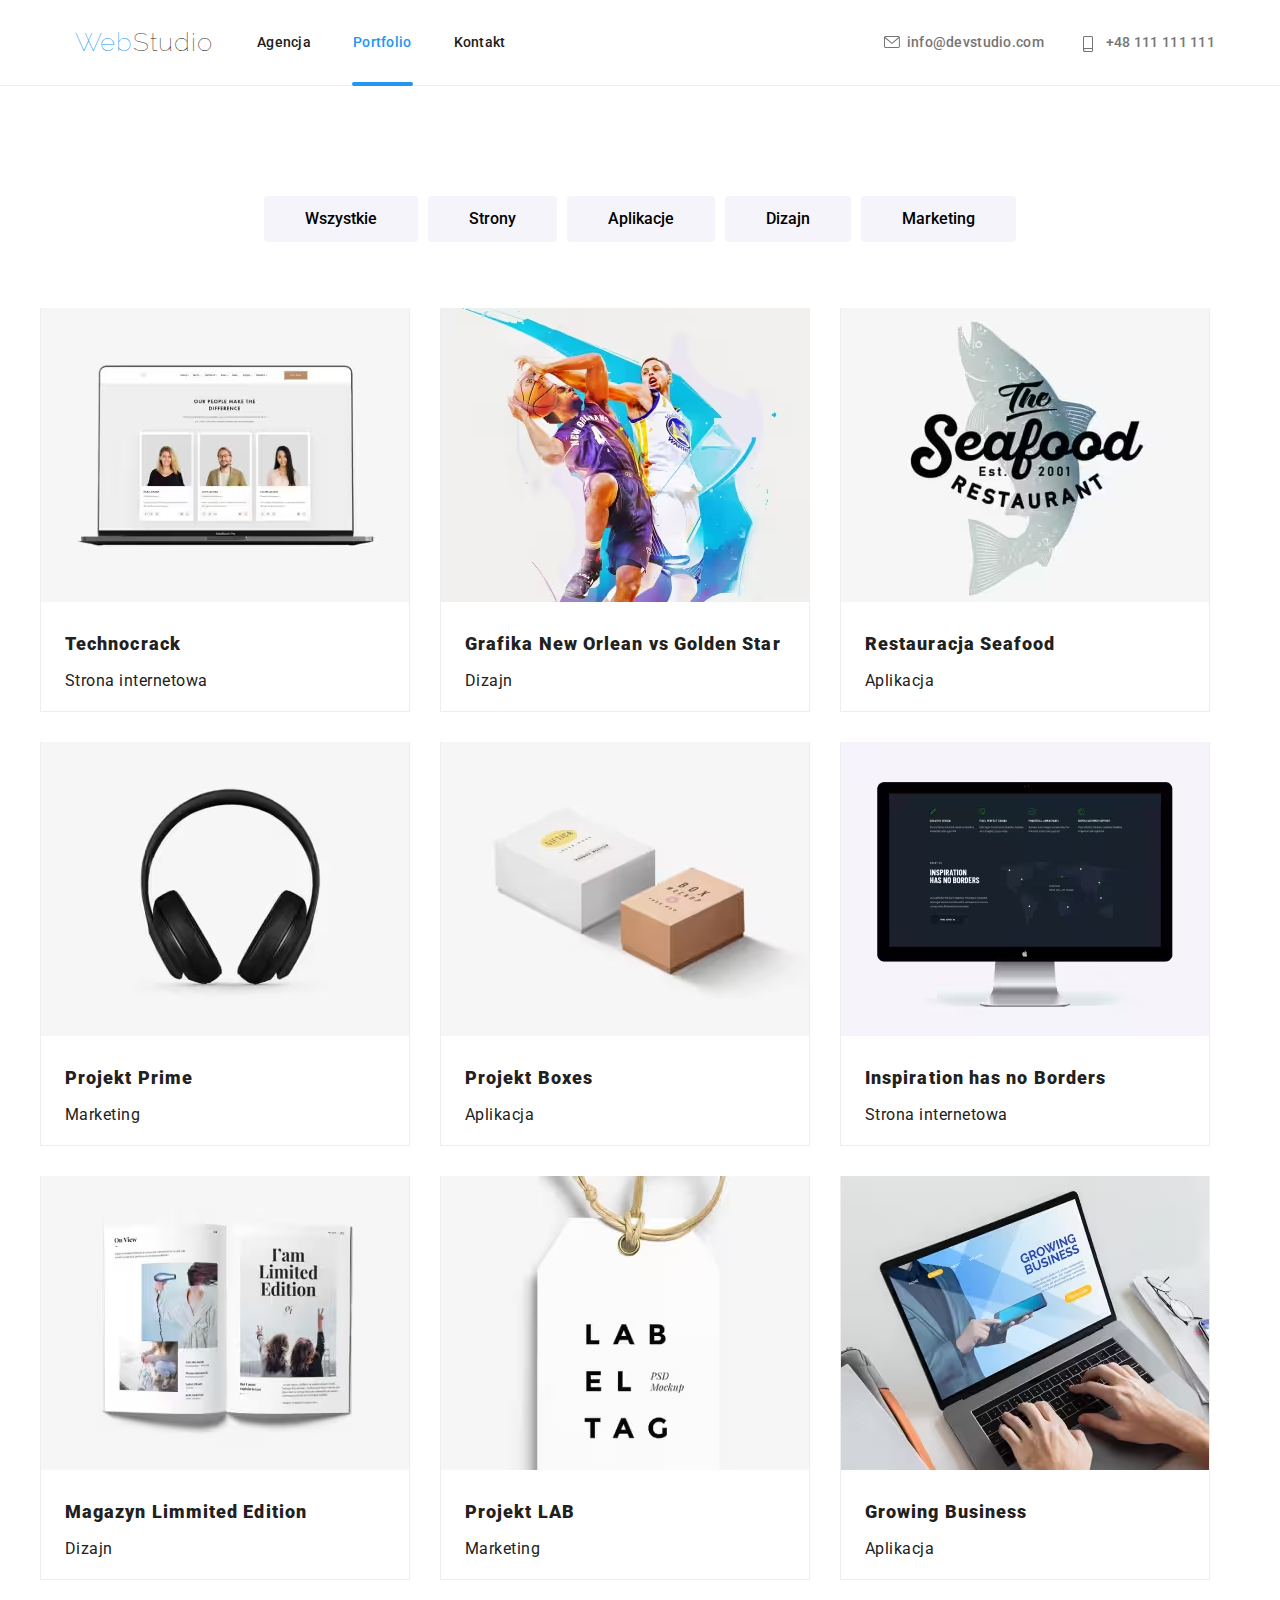
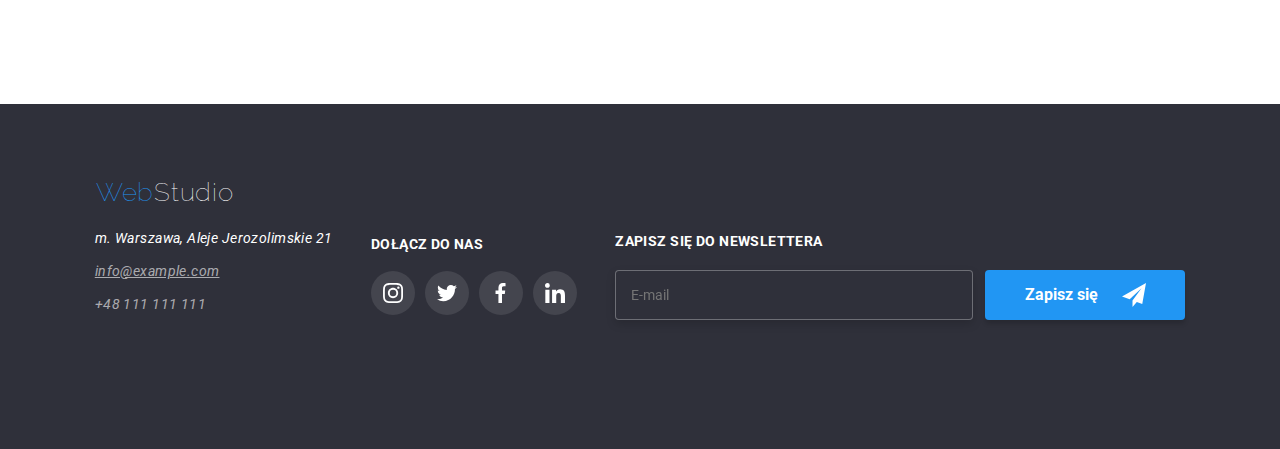
<file: portfolio.html>
<!DOCTYPE html>
<html lang="pl">
  <head>
    <meta charset="UTF-8" />
    <meta http-equiv="X-UA-Compatible" content="IE=edge" />
    <meta name="viewport" content="width=device-width, initial-scale=1.0" />
    <link rel="stylesheet" href="./css/normalize.css" />
    <link rel="stylesheet" href="./css/main.min.css" />
    <link
      rel="stylesheet"
      href="https://fonts.googleapis.com/css?family=Raleway:700|Roboto:400,500,700,900"
    />
    <link rel="shortcut icon" href="#" />
    <title>Portfolio</title>
  </head>
  <body>
    <header class="main-page-header">
      <div class="main-page-header__container">
        <div class="main-page-header__menu">
          <a class="main-page-header__logo-link" href="index.html" rel="noopener noreferrer nofollow">
            <p class="main-page-header__logo">
              <span class="main-page-header__logo--blue-text">Web</span>
              <span class="main-page-header__logo--black-text">Studio</span>
            </p>
          </a>
          <nav class="page-nav">
            <!--Nawigacja strony-->
            <div class="page-nav__element">
              <a
                class="page-nav__link"
                href="index.html"
                rel="noopener noreferrer nofollow"
                >Agencja</a
              >
            </div>
            <div class="page-nav__element">
              <a class="page-nav__link page-nav__link--active" href="portfolio.html" rel="noopener noreferrer nofollow"
                >Portfolio
              </a>
            </div>
            <div class="page-nav__element">
              <a class="page-nav__link" href="./kontakt" rel="noopener noreferrer nofollow">Kontakt</a>
            </div>
          </nav>
        </div>
        <div class="main-page-header__contact">
          <!--Dane kontaktowe-->
          <ul class="main-page-header__contact-items contact-top">
            <li class="main-page-header__contact-item">
              <a class="main-page-header__contact-link" href="mailto:info@devstudio.com">
                <svg class="main-page-header__contact-vector" width="16px" height="12px">
                  <use href="./images/icons.svg#icon-mail"></use>
                </svg>
                info@devstudio.com
              </a>
            </li>
            <li class="main-page-header__contact-item">
              <a class="main-page-header__contact-link" href="tel:+48111111111">
                <svg class="main-page-header__contact-vector" width="10px" height="16px">
                  <use href="./images/icons.svg#icon-tel"></use>
                </svg>
                +48 111 111 111
              </a>
            </li>
          </ul>
        </div>
      </div>
    </header>
    <main class="portfolio-main">
      <div class="portfolio-main__container">
        <ul class="portfolio-main__filter">
          <!--Przyciski filtru-->
          <li class="portfolio-main__filter-item"><button class="portfolio-main__filter-button" type="button" onclick="">Wszystkie</button></li>
          <li class="portfolio-main__filter-item"><button class="portfolio-main__filter-button" type="button" onclick="">Strony</button></li>
          <li class="portfolio-main__filter-item"><button class="portfolio-main__filter-button" type="button" onclick="">Aplikacje</button></li>
          <li class="portfolio-main__filter-item"><button class="portfolio-main__filter-button" type="button" onclick="">Dizajn</button></li>
          <li class="portfolio-main__filter-item"><button class="portfolio-main__filter-button" type="button" onclick="">Marketing</button></li>
        </ul>
      </div>
      <div class="portfolio-main__projects-container projects">
        <ul class="projects__items-list">
          <li class="projects__item">
            <!--Obraz nr1-->
            <div class="projects__picture">
              <div class="projects__overlay">
                <span class="projects__overlay-description">
                  Technocrack jest popularną platformą wykorzystywaną do
                  rozpowszechniania koronawirusa. Firmy wykorzystują tę
                  platformę do celów szpiegowskich i ataków na niezabezpieczone
                  serwery konkurencji
                </span>
              </div>
              <picture>
                <source
                  srcset="./images/img-p1.avif"
                  type="image/avif"
                  width="370"
                  height="294"
                />
                <source
                  srcset="./images/img-p1.png"
                  type="image/png"
                  width="370"
                  height="294"
                />
                <img
                  src="./images/img-p1.jpg"
                  alt="Podgląd strony internetowej Technocrack wyświetlanej na laptopie"
                  width="370"
                  height="294"
                />
              </picture>
            </div>
            <h4 class="projects__item-name">Technocrack</h4>
            <p class="projects__item-description">Strona internetowa</p>
          </li>
          <li class="projects__item">
            <!--Obraz nr2-->
            <div class="projects__picture">
              <div class="projects__overlay">
                <span class="projects__overlay-description">
                  Technocrack jest popularną platformą wykorzystywaną do
                  rozpowszechniania koronawirusa. Firmy wykorzystują tę
                  platformę do celów szpiegowskich i ataków na niezabezpieczone
                  serwery konkurencji
                </span>
              </div>
              <picture
                ><source
                  srcset="./images/img-p2.avif"
                  type="image/avif"
                  width="370"
                  height="294" />
                <source
                  srcset="./images/img-p2.png"
                  type="image/png"
                  width="370"
                  height="294" />
                <img
                  src="./images/img-p2.jpg"
                  alt="Dwójka koszykarzy w trakcie gry"
                  width="370"
                  height="294"
              /></picture>
            </div>
            <h4 class="projects__item-name">Grafika New Orlean vs Golden Star</h4>
            <p class="projects__item-description">Dizajn</p>
          </li>
          <li class="projects__item">
            <!--Obraz nr3-->
            <div class="projects__picture">
              <div class="projects__overlay">
                <span class="projects__overlay-description">
                  Technocrack jest popularną platformą wykorzystywaną do
                  rozpowszechniania koronawirusa. Firmy wykorzystują tę
                  platformę do celów szpiegowskich i ataków na niezabezpieczone
                  serwery konkurencji
                </span>
              </div>
              <picture
                ><source
                  srcset="./images/img-p3.avif"
                  type="image/avif"
                  width="370"
                  height="294" />
                <source
                  srcset="./images/img-p3.png"
                  type="image/png"
                  width="370"
                  height="294" />
                <img
                  src="./images/img-p3.jpg"
                  alt="Napis logo The Seafood Restaurant Est. 2001 na tle szarej ryby"
                  width="370"
                  height="294"
              /></picture>
            </div>
            <h4 class="projects__item-name">Restauracja Seafood</h4>
            <p class="projects__item-description">Aplikacja</p>
          </li>
          <li class="projects__item">
            <!--Obraz nr4-->
            <div class="projects__picture">
              <div class="projects__overlay">
                <span class="projects__overlay-description">
                  Technocrack jest popularną platformą wykorzystywaną do
                  rozpowszechniania koronawirusa. Firmy wykorzystują tę
                  platformę do celów szpiegowskich i ataków na niezabezpieczone
                  serwery konkurencji
                </span>
              </div>
              <picture
                ><source
                  srcset="./images/img-p4.avif"
                  type="image/avif"
                  width="370"
                  height="294" />
                <source
                  srcset="./images/img-p4.png"
                  type="image/png"
                  width="370"
                  height="294" />
                <img
                  src="./images/img-p4.jpg"
                  alt="Czarne słuchawki nauszne"
                  width="370"
                  height="294"
              /></picture>
            </div>
            <h4 class="projects__item-name">Projekt Prime</h4>
            <p class="projects__item-description">Marketing</p>
          </li>
          <li class="projects__item">
            <!--Obraz nr5-->
            <div class="projects__picture">
              <div class="projects__overlay">
                <span class="projects__overlay-description">
                  Technocrack jest popularną platformą wykorzystywaną do
                  rozpowszechniania koronawirusa. Firmy wykorzystują tę
                  platformę do celów szpiegowskich i ataków na niezabezpieczone
                  serwery konkurencji
                </span>
              </div>
              <picture
                ><source
                  srcset="./images/img-p5.avif"
                  type="image/avif"
                  width="370"
                  height="294" />
                <source
                  srcset="./images/img-p5.png"
                  type="image/png"
                  width="370"
                  height="294" />
                <img
                  src="./images/img-p5.jpg"
                  alt="Dwa pudełka w 3d"
                  width="370"
                  height="294"
              /></picture>
            </div>
            <h4 class="projects__item-name">Projekt Boxes</h4>
            <p class="projects__item-description">Aplikacja</p>
          </li>
          <li class="projects__item">
            <!--Obraz nr6-->
            <div class="projects__picture">
              <div class="projects__overlay">
                <span class="projects__overlay-description">
                  Technocrack jest popularną platformą wykorzystywaną do
                  rozpowszechniania koronawirusa. Firmy wykorzystują tę
                  platformę do celów szpiegowskich i ataków na niezabezpieczone
                  serwery konkurencji
                </span>
              </div>
              <picture
                ><source
                  srcset="./images/img-p6.avif"
                  type="image/avif"
                  width="370"
                  height="294" />
                <source
                  srcset="./images/img-p6.png"
                  type="image/png"
                  width="370"
                  height="294" />
                <img
                  src="./images/img-p6.jpg"
                  alt="Podgląd strony internetowej Inspiration has no borders wyświetlanej na monitorze"
                  width="370"
                  height="294"
              /></picture>
            </div>
            <h4 class="projects__item-name">Inspiration has no Borders</h4>
            <p class="projects__item-description">Strona internetowa</p>
          </li>
          <li class="projects__item">
            <!--Obraz nr7-->
            <div class="projects__picture">
              <div class="projects__overlay">
                <span class="projects__overlay-description">
                  Technocrack jest popularną platformą wykorzystywaną do
                  rozpowszechniania koronawirusa. Firmy wykorzystują tę
                  platformę do celów szpiegowskich i ataków na niezabezpieczone
                  serwery konkurencji
                </span>
              </div>
              <picture
                ><source
                  srcset="./images/img-p7.avif"
                  type="image/avif"
                  width="370"
                  height="294" />
                <source
                  srcset="./images/img-p7.png"
                  type="image/png"
                  width="370"
                  height="294" />
                <img
                  src="./images/img-p7.jpg"
                  alt="Otwarte czasopismo z ilustracjami i napisem I'am limited edition"
                  width="370"
                  height="294"
              /></picture>
            </div>
            <h4 class="projects__item-name">Magazyn Limmited Edition</h4>
            <p class="projects__item-description">Dizajn</p>
          </li>
          <li class="projects__item">
            <!--Obraz nr8-->
            <div class="projects__picture">
              <div class="projects__overlay">
                <span class="projects__overlay-description">
                  Technocrack jest popularną platformą wykorzystywaną do
                  rozpowszechniania koronawirusa. Firmy wykorzystują tę
                  platformę do celów szpiegowskich i ataków na niezabezpieczone
                  serwery konkurencji
                </span>
              </div>
              <picture
                ><source
                  srcset="./images/img-p8.avif"
                  type="image/avif"
                  width="370"
                  height="294" />
                <source
                  srcset="./images/img-p8.png"
                  type="image/png"
                  width="370"
                  height="294" />
                <img
                  src="./images/img-p8.jpg"
                  alt="Etykieta odzieżowa z napisem Label Tag"
                  width="370"
                  height="294"
              /></picture>
            </div>
            <h4 class="projects__item-name">Projekt LAB</h4>
            <p class="projects__item-description">Marketing</p>
          </li>
          <li class="projects__item">
            <!--Obraz nr9-->
            <div class="projects__picture">
              <div class="projects__overlay">
                <span class="projects__overlay-description">
                  Technocrack jest popularną platformą wykorzystywaną do
                  rozpowszechniania koronawirusa. Firmy wykorzystują tę
                  platformę do celów szpiegowskich i ataków na niezabezpieczone
                  serwery konkurencji
                </span>
              </div>
              <picture
                ><source
                  srcset="./images/img-p9.avif"
                  type="image/avif"
                  width="370"
                  height="294" />
                <source
                  srcset="./images/img-p9.png"
                  type="image/png"
                  width="370"
                  height="294" />
                <img
                  src="./images/img-p9.jpg"
                  alt="Ręce piszą na klawiaturze laptopa"
                  width="370"
                  height="294"
              /></picture>
            </div>
            <h4 class="projects__item-name">Growing Business</h4>
            <p class="projects__item-description">Aplikacja</p>
          </li>
        </ul>
      </div>
    </main>
    <footer class="page-footer">
      <div class="page-footer__container">
        <div class="page-footer__contact">
          <a class="page-footer__logo-link" href="index.html" rel="noopener noreferrer nofollow">
            <p class="page-footer__logo">
              <span class="page-footer__logo-blue">Web</span
              ><span class="page-footer__logo-white">Studio</span>
            </p>
          </a>
          <address class="page-footer__address address">
            <!--Dane kontaktowe stopka-->
            <p class="address__address">
              m. Warszawa, Aleje Jerozolimskie 21
            </p>
            <p class="address__mail">info@example.com</p>
            <p class="address__tel">+48 111 111 111</p>
          </address>
        </div>
        <div class="page-footer__middle">
          <p class="page-footer__middle-title">DOŁĄCZ DO NAS</p>
          <ul class="page-footer__socials-list">
            <li class="page-footer__socials-item">
              <svg class="page-footer__socials-vector" width="20px" height="20px">
                <use href="./images/icons.svg#icon-instagram"></use>
              </svg>
            </li>
            <li class="page-footer__socials-item">
              <svg class="page-footer__socials-vector" width="20px" height="20px">
                <use href="./images/icons.svg#icon-twitter"></use>
              </svg>
            </li>
            <li class="page-footer__socials-item">
              <svg class="page-footer__socials-vector" width="20px" height="20px">
                <use href="./images/icons.svg#icon-facebook"></use>
              </svg>
            </li>
            <li class="page-footer__socials-item">
              <svg class="page-footer__socials-vector" width="20px" height="20px">
                <use href="./images/icons.svg#icon-linkedin"></use>
              </svg>
            </li>
          </ul>
        </div>
        <div class="page-footer__right">
          <form name="page-footer__form-footer form-footer">
            <label class="form-footer__label" for="email-newsletter">ZAPISZ SIĘ DO NEWSLETTERA
            <div class="form-footer__container">
              <input class="form-footer__input" type="email" id="email" text="E-mail" name="email-newsletter" placeholder="E-mail"/>
            </label>
            <button class="form-footer__button" type="submit" name="email-newsletter">
              <p>Zapisz się</p>
              <svg class="form-footer__vector" width="24px" height="24px">
                <use href="./images/icons.svg#icon-send_icon_footer"></use>
              </svg>
            </button></div>
          </form>
        </div>
      </div>
    </footer>
    <script src="./js/modal.js"></script>
  </body>
</html>
</file>
<file: css/main.min.css>
body{background-color:#fff;color:#212121;font-family:"Roboto";display:-webkit-box;display:-ms-flexbox;display:flex;-webkit-box-orient:vertical;-webkit-box-direction:normal;-ms-flex-direction:column;flex-direction:column}.section{padding-top:94px;padding-bottom:94px}.container{width:1200px}ul{list-style-type:none}a{text-decoration:none;color:#212121;display:inline-block;padding:1px}button{border:none}button:hover{cursor:pointer}.address__address{color:#fff;margin:0;padding-top:20px;padding-bottom:9px}.address__mail{text-decoration-line:underline;color:rgba(255,255,255,.6);margin:0}.address__tel{color:rgba(255,255,255,.6);padding-bottom:60px;margin:0;padding-top:9px}@media(max-width: 767px){.main-content{width:100%}.main-content__order{background-color:#2f303a;display:-webkit-box;display:-ms-flexbox;display:flex;-webkit-box-pack:center;-ms-flex-pack:center;justify-content:center;padding:110px 0px;background-image:url("../images/team-work.png");background-repeat:no-repeat;background-position:50% 0%;-webkit-box-shadow:inset 100% 100% rgba(47,48,58,.4);box-shadow:inset 100% 100% rgba(47,48,58,.4);background-size:cover;height:400px}.main-content__order h1{text-align:center;font-size:26px;font-weight:700;letter-spacing:.06em;line-height:42px;text-transform:uppercase}.main-content__order_items{width:100%;display:-webkit-box;display:-ms-flexbox;display:flex;-webkit-box-orient:vertical;-webkit-box-direction:normal;-ms-flex-direction:column;flex-direction:column;-webkit-box-pack:center;-ms-flex-pack:center;justify-content:center;-webkit-box-align:center;-ms-flex-align:center;align-items:center;padding-left:0}.main-content__order_item{width:100%;display:-webkit-box;display:-ms-flexbox;display:flex;-webkit-box-pack:center;-ms-flex-pack:center;justify-content:center}.main-content__order_item_button{background-color:#2196f3;color:#fff;-webkit-box-shadow:0px 4px 4px rgba(0,0,0,.1490196078);box-shadow:0px 4px 4px rgba(0,0,0,.1490196078);border-radius:4px;font-size:16px;font-weight:700;letter-spacing:.06em;line-height:188%;text-align:center;padding:10px 41px}.main-content__order_item--white-text{color:#fff}.main-content__team{background-color:#f5f4fa;display:-webkit-box;display:-ms-flexbox;display:flex;-webkit-box-pack:center;-ms-flex-pack:center;justify-content:center;padding:20% 0}.main-content__clients{display:-webkit-box;display:-ms-flexbox;display:flex;-webkit-box-align:center;-ms-flex-align:center;align-items:center;text-align:center;margin:20% 0}.main-content_main-container{margin:0;display:-webkit-box;display:-ms-flexbox;display:flex;-webkit-box-orient:vertical;-webkit-box-direction:normal;-ms-flex-direction:column;flex-direction:column;-webkit-box-pack:center;-ms-flex-pack:center;justify-content:center;-webkit-box-align:center;-ms-flex-align:center;align-items:center}}@media(1199px >= width >= 768px){.main-content{width:100%;display:-webkit-box;display:-ms-flexbox;display:flex;-webkit-box-orient:vertical;-webkit-box-direction:normal;-ms-flex-direction:column;flex-direction:column;-webkit-box-pack:center;-ms-flex-pack:center;justify-content:center;-webkit-box-align:center;-ms-flex-align:center;align-items:center}.main-content__order{background-color:#2f303a;display:-webkit-box;display:-ms-flexbox;display:flex;-webkit-box-pack:center;-ms-flex-pack:center;justify-content:center;padding:10vw 0px;background-image:url(../images/team-work.png);background-repeat:no-repeat;background-position:50% 50%;-webkit-box-shadow:inset 10000px 6000px rgba(47,48,58,.4);box-shadow:inset 10000px 6000px rgba(47,48,58,.4);background-size:cover;min-width:600px;height:400px;width:100%}.main-content__order h1{text-align:center;font-size:26px;font-weight:700;letter-spacing:6%;line-height:42px;text-transform:uppercase}.main-content__order_items{display:-webkit-box;display:-ms-flexbox;display:flex;-webkit-box-orient:vertical;-webkit-box-direction:normal;-ms-flex-direction:column;flex-direction:column;-webkit-box-pack:center;-ms-flex-pack:center;justify-content:center;-webkit-box-align:center;-ms-flex-align:center;align-items:center;padding-left:0}.main-content__order_item_button{background-color:#2196f3;color:#fff;-webkit-box-shadow:0px 4px 4px rgba(0,0,0,.1490196078);box-shadow:0px 4px 4px rgba(0,0,0,.1490196078);border-radius:4px;font-size:16px;font-weight:700;letter-spacing:.06em;line-height:188%;text-align:center;padding:10px 41px}.main-content__order_item--white-text{color:#fff}.main-content__team{background-color:#f5f4fa;display:-webkit-box;display:-ms-flexbox;display:flex;-webkit-box-pack:center;-ms-flex-pack:center;justify-content:center;padding-top:94px;padding-bottom:94px}.main-content__clients{display:-webkit-box;display:-ms-flexbox;display:flex;-webkit-box-orient:vertical;-webkit-box-direction:normal;-ms-flex-direction:column;flex-direction:column;-webkit-box-align:center;-ms-flex-align:center;align-items:center;text-align:center;padding-top:94px;padding-bottom:94px}.main-content_main-container{margin:0;display:-webkit-box;display:-ms-flexbox;display:flex;-webkit-box-orient:vertical;-webkit-box-direction:normal;-ms-flex-direction:column;flex-direction:column;-webkit-box-pack:center;-ms-flex-pack:center;justify-content:center;-webkit-box-align:center;-ms-flex-align:center;align-items:center}}@media(min-width: 1200px){.main-content{width:100%;display:-webkit-box;display:-ms-flexbox;display:flex;-webkit-box-orient:vertical;-webkit-box-direction:normal;-ms-flex-direction:column;flex-direction:column;-webkit-box-pack:center;-ms-flex-pack:center;justify-content:center;-webkit-box-align:center;-ms-flex-align:center;align-items:center}.main-content__order{background-color:#2f303a;display:-webkit-box;display:-ms-flexbox;display:flex;-webkit-box-pack:center;-ms-flex-pack:center;justify-content:center;-webkit-box-align:center;-ms-flex-align:center;align-items:center;background-image:url(../images/team-work.png);background-repeat:no-repeat;background-position:50% 50%;-webkit-box-shadow:inset 10000px 6000px rgba(47,48,58,.4);box-shadow:inset 10000px 6000px rgba(47,48,58,.4);background-size:cover;min-width:600px;height:600px;width:100%;max-width:1200px;display:flex;justify-content:center}.main-content__order h1{text-align:center;font-size:3em;font-weight:900;letter-spacing:.06em;line-height:136%;text-transform:uppercase}.main-content__order_items{display:-webkit-box;display:-ms-flexbox;display:flex;-webkit-box-orient:vertical;-webkit-box-direction:normal;-ms-flex-direction:column;flex-direction:column;-webkit-box-pack:center;-ms-flex-pack:center;justify-content:center;-webkit-box-align:center;-ms-flex-align:center;align-items:center;padding-left:0}.main-content__order_item_button{background-color:#2196f3;color:#fff;-webkit-box-shadow:0px 4px 4px rgba(0,0,0,.1490196078);box-shadow:0px 4px 4px rgba(0,0,0,.1490196078);border-radius:4px;font-size:1em;font-weight:700;letter-spacing:.06em;line-height:188%;text-align:center;padding:10px 41px}.main-content__order_item--white-text{color:#fff}.main-content__team{background-color:#f5f4fa;padding-top:94px;padding-bottom:94px;width:100%;max-width:1200px}.main-content__clients{display:-webkit-box;display:-ms-flexbox;display:flex;-webkit-box-orient:vertical;-webkit-box-direction:normal;-ms-flex-direction:column;flex-direction:column;-webkit-box-align:center;-ms-flex-align:center;align-items:center;text-align:center;padding-top:94px;padding-bottom:94px}.main-content_main-container{margin:0;display:-webkit-box;display:-ms-flexbox;display:flex;-webkit-box-orient:vertical;-webkit-box-direction:normal;-ms-flex-direction:column;flex-direction:column;-webkit-box-pack:center;-ms-flex-pack:center;justify-content:center;-webkit-box-align:center;-ms-flex-align:center;align-items:center}}@media(max-width: 767px){.main-page-header{width:100%}.main-page-header__container{width:100%;height:60px}.main-page-header__menu{position:relative;display:-webkit-box;display:-ms-flexbox;display:flex;-webkit-box-orient:horizontal;-webkit-box-direction:normal;-ms-flex-direction:row;flex-direction:row;-webkit-box-align:center;-ms-flex-align:center;align-items:center}.main-page-header__logo{font-family:"Raleway";font-size:26px;font-weight:1;letter-spacing:.03em;line-height:119%;padding-right:100px;position:absolute;display:-webkit-box;display:-ms-flexbox;display:flex;top:-10px;left:15px}.main-page-header__logo--black-text{color:#212121}.main-page-header__logo--blue-text{color:#2196f3}.main-page-header__contact{display:none}}@media(1199px >= width >= 768px){.main-page-header{border-bottom:1px solid #ececec;width:100%;display:-webkit-box;display:-ms-flexbox;display:flex;-webkit-box-pack:center;-ms-flex-pack:center;justify-content:center}.main-page-header__menu{display:-webkit-box;display:-ms-flexbox;display:flex;-webkit-box-orient:horizontal;-webkit-box-direction:normal;-ms-flex-direction:row;flex-direction:row}.main-page-header__container{display:-webkit-box;display:-ms-flexbox;display:flex;-webkit-box-orient:horizontal;-webkit-box-direction:normal;-ms-flex-direction:row;flex-direction:row;-webkit-box-pack:justify;-ms-flex-pack:justify;justify-content:space-between;-webkit-box-align:center;-ms-flex-align:center;align-items:center}.main-page-header__logo{padding-right:100px;font-family:"Raleway";font-size:26px;font-weight:1;letter-spacing:.03em;line-height:119%;display:-webkit-box;display:-ms-flexbox;display:flex}.main-page-header__logo--black-text{color:#212121}.main-page-header__logo--blue-text{color:#2196f3}.main-page-header__contact-link{color:#757575;font-size:14px;font-weight:500;letter-spacing:.02em;line-height:1;font-family:"Roboto";display:-webkit-box;display:-ms-flexbox;display:flex;-webkit-box-orient:horizontal;-webkit-box-direction:normal;-ms-flex-direction:row;flex-direction:row;-webkit-box-pack:justify;-ms-flex-pack:justify;justify-content:space-between;-webkit-transition:250ms cubic-bezier(0.4, 0, 0.2, 1);transition:250ms cubic-bezier(0.4, 0, 0.2, 1)}.main-page-header__contact-link:hover{color:#2196f3}.main-page-header__contact-link:hover svg{fill:#2196f3}.main-page-header__contact-link:focus{color:#2196f3}.main-page-header__contact-link:focus svg{fill:#2196f3}.main-page-header__contact-items{margin:0;padding-left:60px;display:-webkit-box;display:-ms-flexbox;display:flex;-webkit-box-orient:vertical;-webkit-box-direction:normal;-ms-flex-direction:column;flex-direction:column;-webkit-box-pack:center;-ms-flex-pack:center;justify-content:center}.main-page-header__contact-item{-webkit-box-align:center;-ms-flex-align:center;align-items:center;position:relative;margin-left:30px}.main-page-header__contact-item:first-child{padding-bottom:10px}.main-page-header__contact-vector{fill:#757575;left:-22px;top:2px;-webkit-transition:fill 250ms cubic-bezier(0.4, 0, 0.2, 1);transition:fill 250ms cubic-bezier(0.4, 0, 0.2, 1);position:absolute}}@media(min-width: 1200px){.main-page-header{border-bottom:1px solid #ececec;width:100%;display:-webkit-box;display:-ms-flexbox;display:flex;-webkit-box-pack:center;-ms-flex-pack:center;justify-content:center}.main-page-header__menu{display:-webkit-box;display:-ms-flexbox;display:flex;-webkit-box-orient:horizontal;-webkit-box-direction:normal;-ms-flex-direction:row;flex-direction:row}.main-page-header__container{display:-webkit-box;display:-ms-flexbox;display:flex;-webkit-box-orient:horizontal;-webkit-box-direction:normal;-ms-flex-direction:row;flex-direction:row;-webkit-box-pack:justify;-ms-flex-pack:justify;justify-content:space-between;-webkit-box-align:center;-ms-flex-align:center;align-items:center;width:100%;max-width:1200px;margin:0 5%}.main-page-header__logo{padding-right:2em;margin-left:5%;font-family:"Raleway";font-size:26px;font-weight:1;letter-spacing:.03em;line-height:119%;display:-webkit-box;display:-ms-flexbox;display:flex}.main-page-header__logo--black-text{color:#212121}.main-page-header__logo--blue-text{color:#2196f3}.main-page-header__contact-link{color:#757575;font-size:14px;font-weight:500;letter-spacing:.02em;line-height:1;font-family:"Roboto";display:-webkit-box;display:-ms-flexbox;display:flex;-webkit-box-orient:horizontal;-webkit-box-direction:normal;-ms-flex-direction:row;flex-direction:row;-webkit-box-pack:justify;-ms-flex-pack:justify;justify-content:space-between;-webkit-transition:250ms cubic-bezier(0.4, 0, 0.2, 1);transition:250ms cubic-bezier(0.4, 0, 0.2, 1)}.main-page-header__contact-link:hover{color:#2196f3}.main-page-header__contact-link:hover svg{fill:#2196f3}.main-page-header__contact-link:focus{color:#2196f3}.main-page-header__contact-link:focus svg{fill:#2196f3}.main-page-header__contact-items{margin:0;padding-left:0px;display:-webkit-box;display:-ms-flexbox;display:flex;-webkit-box-orient:horizontal;-webkit-box-direction:normal;-ms-flex-direction:row;flex-direction:row;-webkit-box-pack:center;-ms-flex-pack:center;justify-content:center}.main-page-header__contact-item{position:relative;margin-left:30px}.main-page-header__contact-item:first-child{padding-right:30px}.main-page-header__contact-vector{fill:#757575;left:-22px;top:2px;-webkit-transition:fill 250ms cubic-bezier(0.4, 0, 0.2, 1);transition:fill 250ms cubic-bezier(0.4, 0, 0.2, 1);position:absolute}}@media(max-width: 767px){.page-footer{background-color:#2f303a;width:100%}.page-footer__address p{font-size:14px;font-weight:400;letter-spacing:.03em;line-height:171%}.page-footer__address p:hover{color:#2196f3}.page-footer__address p:focus{color:#2196f3}.page-footer__container{width:100%;display:-webkit-box;display:-ms-flexbox;display:flex;-webkit-box-orient:horizontal;-webkit-box-direction:normal;-ms-flex-direction:row;flex-direction:row;-ms-flex-wrap:wrap;flex-wrap:wrap;-webkit-box-align:center;-ms-flex-align:center;align-items:center}.page-footer__logo{margin:0;font-family:"Raleway";font-size:26px;font-weight:1;letter-spacing:.03em;line-height:119%}.page-footer__logo-blue{color:#2196f3}.page-footer__logo-white{color:#fff}.page-footer__logo-link{-webkit-transition:250ms cubic-bezier(0.4, 0, 0.2, 1);transition:250ms cubic-bezier(0.4, 0, 0.2, 1)}.page-footer__contact{width:100%;padding-top:60px;display:-webkit-box;display:-ms-flexbox;display:flex;-webkit-box-orient:vertical;-webkit-box-direction:normal;-ms-flex-direction:column;flex-direction:column;-webkit-box-pack:center;-ms-flex-pack:center;justify-content:center;-webkit-box-align:center;-ms-flex-align:center;align-items:center}.page-footer__middle{display:-webkit-box;display:-ms-flexbox;display:flex;-webkit-box-orient:vertical;-webkit-box-direction:normal;-ms-flex-direction:column;flex-direction:column;-webkit-box-align:center;-ms-flex-align:center;align-items:center;width:100%}.page-footer__middle-title{font-size:14px;font-weight:700;letter-spacing:.03em;line-height:1;color:#fff;margin:0}.page-footer__right{width:100%;margin:60px 0}.page-footer__socials-list{padding-left:0;display:-webkit-box;display:-ms-flexbox;display:flex;-webkit-box-orient:horizontal;-webkit-box-direction:normal;-ms-flex-direction:row;flex-direction:row;-webkit-box-pack:justify;-ms-flex-pack:justify;justify-content:space-between;margin-top:20px;margin-bottom:0}.page-footer__socials-item{width:44px;height:44px;margin-left:10px;display:-webkit-box;display:-ms-flexbox;display:flex;-webkit-box-align:center;-ms-flex-align:center;align-items:center;-webkit-box-pack:center;-ms-flex-pack:center;justify-content:center;background:rgba(255,255,255,.1019607843);border-radius:50%;-webkit-transition:250ms cubic-bezier(0.4, 0, 0.2, 1);transition:250ms cubic-bezier(0.4, 0, 0.2, 1)}.page-footer__socials-item:first-child{margin-left:0}.page-footer__socials-item:hover{background:#2196f3;border-radius:50%}.page-footer__socials-item:focus{background:#2196f3;border-radius:50%}.page-footer__socials-vector{fill:#fff}.form-footer{width:100%}.form-footer__label{font-size:14px;font-weight:700;letter-spacing:.03em;line-height:1;color:#fff;margin:0 20%;display:-webkit-box;display:-ms-flexbox;display:flex;-webkit-box-pack:center;-ms-flex-pack:center;justify-content:center;-ms-flex-wrap:wrap;flex-wrap:wrap}.form-footer__vector{fill:#fff;margin-left:24px}.form-footer__button{width:200px;height:50px;background:#2196f3;-webkit-box-shadow:0px 4px 4px rgba(0,0,0,.1490196078);box-shadow:0px 4px 4px rgba(0,0,0,.1490196078);border-radius:4px;color:#fff;font-size:16px;font-weight:700;letter-spacing:0;line-height:188%;position:relative;display:-webkit-box;display:-ms-flexbox;display:flex;-webkit-box-pack:center;-ms-flex-pack:center;justify-content:center;-webkit-box-align:center;-ms-flex-align:center;align-items:center}.form-footer__container{display:-webkit-box;display:-ms-flexbox;display:flex;-ms-flex-wrap:wrap;flex-wrap:wrap;margin:20px 0;-webkit-box-pack:center;-ms-flex-pack:center;justify-content:center}.form-footer__input{border:1px solid rgba(255,255,255,.3019607843);-webkit-filter:drop-shadow(0px 4px 4px rgba(0, 0, 0, 0.1490196078));filter:drop-shadow(0px 4px 4px rgba(0, 0, 0, 0.1490196078));border-radius:4px;background:#2f303a;width:95%;height:50px;margin-bottom:20px;padding-left:15px;color:#fff}}@media(1199px >= width >= 768px){.page-footer{background-color:#2f303a;width:100%}.page-footer__address{display:-webkit-box;display:-ms-flexbox;display:flex;-webkit-box-orient:vertical;-webkit-box-direction:normal;-ms-flex-direction:column;flex-direction:column;-webkit-box-align:center;-ms-flex-align:center;align-items:center}.page-footer__address p{font-size:14px;font-weight:400;letter-spacing:.03em;line-height:171%}.page-footer__address p:hover{color:#2196f3}.page-footer__address p:focus{color:#2196f3}.page-footer__container{width:100%;display:-webkit-box;display:-ms-flexbox;display:flex;-webkit-box-orient:horizontal;-webkit-box-direction:normal;-ms-flex-direction:row;flex-direction:row;-ms-flex-wrap:wrap;flex-wrap:wrap}.page-footer__logo{margin:0;font-family:"Raleway";font-size:26px;font-weight:1;letter-spacing:.03em;line-height:119%}.page-footer__logo-blue{color:#2196f3}.page-footer__logo-white{color:#fff}.page-footer__logo-link{width:145px;height:31px;-webkit-transition:250ms cubic-bezier(0.4, 0, 0.2, 1);transition:250ms cubic-bezier(0.4, 0, 0.2, 1)}.page-footer__contact{width:50%;padding-top:60px;display:-webkit-box;display:-ms-flexbox;display:flex;-webkit-box-orient:vertical;-webkit-box-direction:normal;-ms-flex-direction:column;flex-direction:column;-webkit-box-align:center;-ms-flex-align:center;align-items:center}.page-footer__middle{width:50%;height:20%;padding-top:72px;display:-webkit-box;display:-ms-flexbox;display:flex;-webkit-box-orient:vertical;-webkit-box-direction:normal;-ms-flex-direction:column;flex-direction:column;-webkit-box-align:center;-ms-flex-align:center;align-items:center}.page-footer__middle-title{font-size:14px;font-weight:700;letter-spacing:.03em;line-height:1;color:#fff;margin:0}.page-footer__right{width:100%;padding:20px 0 50px 0;display:-webkit-box;display:-ms-flexbox;display:flex;-webkit-box-orient:vertical;-webkit-box-direction:normal;-ms-flex-direction:column;flex-direction:column;-webkit-box-align:center;-ms-flex-align:center;align-items:center}.page-footer__socials-list{padding-left:0;display:-webkit-box;display:-ms-flexbox;display:flex;-webkit-box-orient:horizontal;-webkit-box-direction:normal;-ms-flex-direction:row;flex-direction:row;-webkit-box-pack:justify;-ms-flex-pack:justify;justify-content:space-between;margin-top:20px;margin-bottom:0}.page-footer__socials-item{width:44px;height:44px;margin-left:10px;display:-webkit-box;display:-ms-flexbox;display:flex;-webkit-box-align:center;-ms-flex-align:center;align-items:center;-webkit-box-pack:center;-ms-flex-pack:center;justify-content:center;background:rgba(255,255,255,.1019607843);border-radius:50%;-webkit-transition:250ms cubic-bezier(0.4, 0, 0.2, 1);transition:250ms cubic-bezier(0.4, 0, 0.2, 1)}.page-footer__socials-item:first-child{margin-left:0}.page-footer__socials-item:hover{background:#2196f3;border-radius:50%}.page-footer__socials-item:focus{background:#2196f3;border-radius:50%}.page-footer__socials-vector{fill:#fff}.form-footer__label{font-size:14px;font-weight:700;letter-spacing:.03em;line-height:1;color:#fff;margin:0;display:-webkit-box;display:-ms-flexbox;display:flex;-webkit-box-orient:vertical;-webkit-box-direction:normal;-ms-flex-direction:column;flex-direction:column;-webkit-box-align:center;-ms-flex-align:center;align-items:center}.form-footer__vector{fill:#fff;margin-left:24px}.form-footer__button{width:200px;height:50px;background:#2196f3;-webkit-box-shadow:0px 4px 4px rgba(0,0,0,.1490196078);box-shadow:0px 4px 4px rgba(0,0,0,.1490196078);border-radius:4px;color:#fff;font-size:16px;font-weight:700;letter-spacing:0;line-height:188%;position:relative;display:-webkit-box;display:-ms-flexbox;display:flex;-webkit-box-pack:center;-ms-flex-pack:center;justify-content:center;-webkit-box-align:center;-ms-flex-align:center;align-items:center}.form-footer__container{display:-webkit-box;display:-ms-flexbox;display:flex;-webkit-box-orient:vertical;-webkit-box-direction:normal;-ms-flex-direction:column;flex-direction:column;-webkit-box-align:center;-ms-flex-align:center;align-items:center;margin-top:20px}.form-footer__input{border:1px solid rgba(255,255,255,.3019607843);-webkit-filter:drop-shadow(0px 4px 4px rgba(0, 0, 0, 0.1490196078));filter:drop-shadow(0px 4px 4px rgba(0, 0, 0, 0.1490196078));border-radius:4px;background:#2f303a;width:450px;height:50px;padding-left:15px;margin-right:12px;margin-bottom:20px;color:#fff}}@media(min-width: 1200px){.page-footer{background-color:#2f303a;width:100%;padding:72px 0px;display:-webkit-box;display:-ms-flexbox;display:flex;-ms-flex-item-align:center;align-self:center}.page-footer__address p{font-size:14px;font-weight:400;letter-spacing:.03em;line-height:171%}.page-footer__address p:hover{color:#2196f3}.page-footer__address p:focus{color:#2196f3}.page-footer__container{width:100%;display:-webkit-box;display:-ms-flexbox;display:flex;-webkit-box-orient:horizontal;-webkit-box-direction:normal;-ms-flex-direction:row;flex-direction:row;-ms-flex-wrap:wrap;flex-wrap:wrap;-webkit-box-pack:center;-ms-flex-pack:center;justify-content:center;-webkit-box-align:center;-ms-flex-align:center;align-items:center}.page-footer__logo{margin:0;font-family:"Raleway";font-size:26px;font-weight:1;letter-spacing:.03em;line-height:119%}.page-footer__logo-blue{color:#2196f3}.page-footer__logo-white{color:#fff}.page-footer__logo-link{width:145px;height:31px;-webkit-transition:250ms cubic-bezier(0.4, 0, 0.2, 1);transition:250ms cubic-bezier(0.4, 0, 0.2, 1)}.page-footer__contact{margin:0px 3%}.page-footer__middle-title{font-size:14px;font-weight:700;letter-spacing:.03em;line-height:1;color:#fff;margin:0}.page-footer__right{margin:0px 3%}.page-footer__socials-list{padding-left:0;display:-webkit-box;display:-ms-flexbox;display:flex;-webkit-box-orient:horizontal;-webkit-box-direction:normal;-ms-flex-direction:row;flex-direction:row;-webkit-box-pack:justify;-ms-flex-pack:justify;justify-content:space-between;margin-top:20px;margin-bottom:0}.page-footer__socials-item{width:44px;height:44px;margin-left:10px;display:-webkit-box;display:-ms-flexbox;display:flex;-webkit-box-align:center;-ms-flex-align:center;align-items:center;-webkit-box-pack:center;-ms-flex-pack:center;justify-content:center;background:rgba(255,255,255,.1019607843);border-radius:50%;-webkit-transition:250ms cubic-bezier(0.4, 0, 0.2, 1);transition:250ms cubic-bezier(0.4, 0, 0.2, 1)}.page-footer__socials-item:first-child{margin-left:0}.page-footer__socials-item:hover{background:#2196f3;border-radius:50%}.page-footer__socials-item:focus{background:#2196f3;border-radius:50%}.page-footer__socials-vector{fill:#fff}.form-footer__label{font-size:14px;font-weight:700;letter-spacing:.03em;line-height:1;color:#fff;margin:0}.form-footer__vector{fill:#fff;margin-left:24px}.form-footer__button{width:200px;height:50px;background:#2196f3;-webkit-box-shadow:0px 4px 4px rgba(0,0,0,.1490196078);box-shadow:0px 4px 4px rgba(0,0,0,.1490196078);border-radius:4px;color:#fff;font-size:16px;font-weight:700;letter-spacing:0;line-height:188%;position:relative;display:-webkit-box;display:-ms-flexbox;display:flex;-webkit-box-pack:center;-ms-flex-pack:center;justify-content:center;-webkit-box-align:center;-ms-flex-align:center;align-items:center}.form-footer__container{display:-webkit-box;display:-ms-flexbox;display:flex;margin-top:20px}.form-footer__input{border:1px solid rgba(255,255,255,.3019607843);-webkit-filter:drop-shadow(0px 4px 4px rgba(0, 0, 0, 0.1490196078));filter:drop-shadow(0px 4px 4px rgba(0, 0, 0, 0.1490196078));border-radius:4px;background:#2f303a;width:358px;height:50px;padding-left:15px;margin-right:12px;color:#fff}}@media(max-width: 767px){.page-nav{display:none}}@media(1199px >= width >= 768px){.page-nav{font-size:14px;font-weight:500;letter-spacing:.02em;line-height:115%;-webkit-box-align:center;-ms-flex-align:center;align-items:center;display:-webkit-box;display:-ms-flexbox;display:flex;-webkit-box-orient:horizontal;-webkit-box-direction:normal;-ms-flex-direction:row;flex-direction:row;position:relative}.page-nav__link{-webkit-transition:250ms cubic-bezier(0.4, 0, 0.2, 1);transition:250ms cubic-bezier(0.4, 0, 0.2, 1)}.page-nav__link:hover{color:#2196f3}.page-nav__link:focus{color:#2196f3}.page-nav__link--active{color:#2196f3}.page-nav__link--active::after{content:"";width:100%;height:4px;display:inline-block;background-color:#2196f3;border-radius:2px;position:absolute;bottom:-1px;left:0px}.page-nav__element{margin-left:40px;height:100%;display:-webkit-box;display:-ms-flexbox;display:flex;-webkit-box-align:center;-ms-flex-align:center;align-items:center;position:relative}.page-nav__element:first-child{margin-left:0}}@media(min-width: 1200px){.page-nav{font-size:14px;font-weight:500;letter-spacing:.02em;line-height:115%;-webkit-box-align:center;-ms-flex-align:center;align-items:center;display:-webkit-box;display:-ms-flexbox;display:flex;-webkit-box-orient:horizontal;-webkit-box-direction:normal;-ms-flex-direction:row;flex-direction:row;position:relative}.page-nav__link{-webkit-transition:250ms cubic-bezier(0.4, 0, 0.2, 1);transition:250ms cubic-bezier(0.4, 0, 0.2, 1)}.page-nav__link:hover{color:#2196f3}.page-nav__link:focus{color:#2196f3}.page-nav__link--active{color:#2196f3}.page-nav__link--active::after{content:"";width:100%;height:4px;display:inline-block;background-color:#2196f3;border-radius:2px;position:absolute;bottom:-1px;left:0px}.page-nav__element{margin-left:40px;height:100%;display:-webkit-box;display:-ms-flexbox;display:flex;-webkit-box-align:center;-ms-flex-align:center;align-items:center;position:relative}.page-nav__element:first-child{margin-left:0}}@media(max-width: 767px){.modal{position:fixed;background:rgba(0,0,0,.2);width:100%;height:100%;display:-webkit-box;display:-ms-flexbox;display:flex;-webkit-box-pack:center;-ms-flex-pack:center;justify-content:center;opacity:1;visibility:unset;-webkit-transition:-webkit-transform 250ms cubic-bezier(0.4, 0, 0.2, 1);transition:-webkit-transform 250ms cubic-bezier(0.4, 0, 0.2, 1);transition:transform 250ms cubic-bezier(0.4, 0, 0.2, 1);transition:transform 250ms cubic-bezier(0.4, 0, 0.2, 1), -webkit-transform 250ms cubic-bezier(0.4, 0, 0.2, 1);z-index:999}.modal--is-hidden{pointer-events:none;visibility:hidden;opacity:1;-webkit-transform:translateX(0) translateY(0) scale(0) rotate(0) skew(0);transform:translateX(0) translateY(0) scale(0) rotate(0) skew(0)}.modal__window{margin-top:30%;position:relative;width:95%;height:609px;-webkit-box-shadow:0px 1px 3px rgba(0,0,0,.1215686275),0px 1px 1px rgba(0,0,0,.1411764706),0px 2px 1px rgba(0,0,0,.2);box-shadow:0px 1px 3px rgba(0,0,0,.1215686275),0px 1px 1px rgba(0,0,0,.1411764706),0px 2px 1px rgba(0,0,0,.2);border-radius:4px;background:#fff;overflow:hidden}.modal__form{width:100%}.modal__form-container{width:100%;margin-top:40px;display:-webkit-box;display:-ms-flexbox;display:flex;-webkit-box-orient:vertical;-webkit-box-direction:normal;-ms-flex-direction:column;flex-direction:column;justify-items:center;-webkit-box-align:center;-ms-flex-align:center;align-items:center}.modal__form-title{font-size:20px;font-weight:900;letter-spacing:.03em;line-height:1;color:#212121;margin:3px 0;text-align:center}.modal__form-item{display:-webkit-box;display:-ms-flexbox;display:flex;-webkit-box-orient:vertical;-webkit-box-direction:normal;-ms-flex-direction:column;flex-direction:column;position:relative}.modal__form-items-list{display:-webkit-box;display:-ms-flexbox;display:flex;-webkit-box-orient:vertical;-webkit-box-direction:normal;-ms-flex-direction:column;flex-direction:column;-ms-flex-line-pack:justify;align-content:space-between;width:100%;padding:0px;margin:0px}.modal__form-vector{position:absolute;top:55%;left:13px;fill:#212121;-webkit-transition:fill 250ms cubic-bezier(0.4, 0, 0.2, 1);transition:fill 250ms cubic-bezier(0.4, 0, 0.2, 1)}.modal__form-textarea{border:1px solid rgba(33,33,33,.2);border-radius:4px;font-size:12px;font-weight:400;letter-spacing:.01em;line-height:1;color:rgba(117,117,117,.5019607843);padding:12px 16px;width:100%;height:120px;resize:none;margin-top:5px;-webkit-transition:border 250ms cubic-bezier(0.4, 0, 0.2, 1);transition:border 250ms cubic-bezier(0.4, 0, 0.2, 1)}.modal__form-textarea:focus{border:1px solid #2196f3}.modal__form-textarea:hover{border:1px solid #2196f3}.modal__form-input:focus svg{fill:#2196f3}.modal__form-input:hover svg{fill:#2196f3}.modal__form-input-checkbox{width:16px;height:15px;border:2px solid #000;border-radius:2px;position:absolute;top:37%;left:10px;display:none}.modal__form-input-checkbox:checked+.modal__checkbox-icon{content:"";visibility:visible}.modal__form-agreement{display:-webkit-box;display:-ms-flexbox;display:flex;-webkit-box-orient:horizontal;-webkit-box-direction:normal;-ms-flex-direction:row;flex-direction:row;width:100%;-webkit-box-pack:center;-ms-flex-pack:center;justify-content:center;position:relative;padding:0;position:relative}.modal__form-agreement-text{padding-left:8%;margin-top:16px;margin-bottom:15px;font-size:12px;font-weight:400;letter-spacing:3%;line-height:auto;color:#757575}.modal__form-agreement-text::before{position:absolute;margin:auto;width:16px;height:15px;content:"";background:#fff;border-radius:2px;border:#000 solid 2px;top:25%;left:1%}.modal__form-agreement-text:hover{cursor:pointer}.modal__form-agreement-text-link{text-decoration-line:underline;color:#2196f3}.modal__form-label{font-size:12px;font-weight:400;letter-spacing:.01em;line-height:100%;color:#757575;padding-top:10px;padding-bottom:4px}.modal__form-button{width:200px;height:50px;background:#2196f3;-webkit-box-shadow:0px 4px 4px rgba(0,0,0,.1490196078);box-shadow:0px 4px 4px rgba(0,0,0,.1490196078);border-radius:4px;font-size:16px;font-weight:700;letter-spacing:.06em;line-height:188%;color:#fff}.modal__form-button-box{width:100%;display:-webkit-box;display:-ms-flexbox;display:flex;-webkit-box-pack:center;-ms-flex-pack:center;justify-content:center}.modal_form-input{width:100%;height:40px;border:1px solid rgba(33,33,33,.2);border-radius:4px;margin-top:5px;font-size:12px;font-weight:400;letter-spacing:.03em;line-height:14px;padding-left:35px;-webkit-transition:border 250ms cubic-bezier(0.4, 0, 0.2, 1);transition:border 250ms cubic-bezier(0.4, 0, 0.2, 1)}.modal_form-input:focus{border:1px solid #2196f3}.modal_form-input:hover{border:1px solid #2196f3}.modal__close-button{position:absolute;top:8px;right:8px;width:30px;height:30px;border-radius:2px;border:1px solid rgba(0,0,0,.1019607843);background:#fff;border-radius:50%}.modal__checkbox-icon{position:absolute;margin:auto;width:16px;height:15px;display:block;visibility:hidden;top:25%;left:1%;background:#2196f3;border-radius:2px;z-index:2;-webkit-transition:250ms cubic-bezier(0.4, 0, 0.2, 1);transition:250ms cubic-bezier(0.4, 0, 0.2, 1)}.modal__checkbox-vector{position:absolute;top:3px;left:3px;fill:#fff}}@media(1199px >= width >= 768px){.modal{position:fixed;background:rgba(0,0,0,.2);width:100%;height:100%;display:-webkit-box;display:-ms-flexbox;display:flex;-webkit-box-align:center;-ms-flex-align:center;align-items:center;-webkit-box-pack:center;-ms-flex-pack:center;justify-content:center;opacity:1;visibility:unset;-webkit-transition:-webkit-transform 250ms cubic-bezier(0.4, 0, 0.2, 1);transition:-webkit-transform 250ms cubic-bezier(0.4, 0, 0.2, 1);transition:transform 250ms cubic-bezier(0.4, 0, 0.2, 1);transition:transform 250ms cubic-bezier(0.4, 0, 0.2, 1), -webkit-transform 250ms cubic-bezier(0.4, 0, 0.2, 1);z-index:3}.modal--is-hidden{pointer-events:none;visibility:hidden;opacity:1;-webkit-transform:translateX(0) translateY(0) scale(0) rotate(0) skew(0);transform:translateX(0) translateY(0) scale(0) rotate(0) skew(0)}.modal__window{position:absolute;width:528px;height:581px;-webkit-box-shadow:0px 1px 3px rgba(0,0,0,.1215686275),0px 1px 1px rgba(0,0,0,.1411764706),0px 2px 1px rgba(0,0,0,.2);box-shadow:0px 1px 3px rgba(0,0,0,.1215686275),0px 1px 1px rgba(0,0,0,.1411764706),0px 2px 1px rgba(0,0,0,.2);border-radius:4px;background:#fff;overflow:hidden}.modal__form{display:-webkit-box;display:-ms-flexbox;display:flex;-webkit-box-orient:vertical;-webkit-box-direction:normal;-ms-flex-direction:column;flex-direction:column;-webkit-box-align:center;-ms-flex-align:center;align-items:center}.modal__form-container{display:-webkit-box;display:-ms-flexbox;display:flex;-webkit-box-orient:vertical;-webkit-box-direction:normal;-ms-flex-direction:column;flex-direction:column;-webkit-box-align:center;-ms-flex-align:center;align-items:center;height:100%;width:100%;margin-top:40px}.modal__form-title{font-size:20px;font-weight:900;letter-spacing:.03em;line-height:1;color:#212121;margin:0px}.modal__form-item{display:-webkit-box;display:-ms-flexbox;display:flex;-webkit-box-orient:vertical;-webkit-box-direction:normal;-ms-flex-direction:column;flex-direction:column;position:relative}.modal__form-items-list{display:-webkit-box;display:-ms-flexbox;display:flex;-webkit-box-orient:vertical;-webkit-box-direction:normal;-ms-flex-direction:column;flex-direction:column;-ms-flex-line-pack:justify;align-content:space-between;width:448px;padding:0px;margin:0px}.modal__form-vector{position:absolute;top:55%;left:13px;fill:#212121;-webkit-transition:fill 250ms cubic-bezier(0.4, 0, 0.2, 1);transition:fill 250ms cubic-bezier(0.4, 0, 0.2, 1)}.modal__form-textarea{border:1px solid rgba(33,33,33,.2);border-radius:4px;font-size:12px;font-weight:400;letter-spacing:.01em;line-height:1;color:rgba(117,117,117,.5019607843);padding:12px 16px;width:448px;height:120px;resize:none;margin-top:5px;-webkit-transition:border 250ms cubic-bezier(0.4, 0, 0.2, 1);transition:border 250ms cubic-bezier(0.4, 0, 0.2, 1)}.modal__form-textarea:focus{border:1px solid #2196f3}.modal__form-textarea:hover{border:1px solid #2196f3}.modal__form-input:focus svg{fill:#2196f3}.modal__form-input:hover svg{fill:#2196f3}.modal__form-input-checkbox{width:16px;height:15px;border:2px solid #000;border-radius:2px;position:absolute;top:37%;left:10px;display:none}.modal__form-input-checkbox:checked+.modal__checkbox-icon{content:"";visibility:visible}.modal__form-agreement{display:-webkit-box;display:-ms-flexbox;display:flex;-webkit-box-orient:horizontal;-webkit-box-direction:normal;-ms-flex-direction:row;flex-direction:row;width:100%;-webkit-box-pack:center;-ms-flex-pack:center;justify-content:center;position:relative;padding:0;position:relative}.modal__form-agreement-text{padding-left:15px;margin-top:16px;margin-bottom:30px;font-size:14px;font-weight:400;letter-spacing:.03em;line-height:171%;color:#757575}.modal__form-agreement-text::before{position:absolute;margin:auto;width:16px;height:15px;content:"";background:#fff;border-radius:2px;border:#000 solid 2px;top:20px;left:10px}.modal__form-agreement-text:hover{cursor:pointer}.modal__form-agreement-text-link{text-decoration-line:underline;color:#2196f3}.modal__form-label{font-size:12px;font-weight:400;letter-spacing:.01em;line-height:100%;color:#757575;padding-top:10px;padding-bottom:4px}.modal__form-button{position:absolute;top:85%;left:30%;width:200px;height:50px;background:#2196f3;-webkit-box-shadow:0px 4px 4px rgba(0,0,0,.1490196078);box-shadow:0px 4px 4px rgba(0,0,0,.1490196078);border-radius:4px;font-size:16px;font-weight:700;letter-spacing:.06em;line-height:188%;color:#fff}.modal_form-input{width:448px;height:40px;border:1px solid rgba(33,33,33,.2);border-radius:4px;margin-top:5px;font-size:12px;font-weight:400;letter-spacing:.03em;line-height:14px;padding-left:35px;-webkit-transition:border 250ms cubic-bezier(0.4, 0, 0.2, 1);transition:border 250ms cubic-bezier(0.4, 0, 0.2, 1)}.modal_form-input:focus{border:1px solid #2196f3}.modal_form-input:hover{border:1px solid #2196f3}.modal__close-button{position:absolute;top:8px;right:8px;width:30px;height:30px;border-radius:2px;border:1px solid rgba(0,0,0,.1019607843);background:#fff;border-radius:50%}.modal__checkbox-icon{position:absolute;margin:auto;width:16px;height:15px;display:block;visibility:hidden;top:20px;left:10px;background:#2196f3;border-radius:2px;z-index:2;-webkit-transition:250ms cubic-bezier(0.4, 0, 0.2, 1);transition:250ms cubic-bezier(0.4, 0, 0.2, 1)}.modal__checkbox-vector{position:absolute;top:3px;left:3px;fill:#fff}}@media(min-width: 1200px){.modal{position:fixed;background:rgba(0,0,0,.2);width:100%;height:100%;display:-webkit-box;display:-ms-flexbox;display:flex;-webkit-box-align:center;-ms-flex-align:center;align-items:center;-webkit-box-pack:center;-ms-flex-pack:center;justify-content:center;opacity:1;visibility:unset;-webkit-transition:-webkit-transform 250ms cubic-bezier(0.4, 0, 0.2, 1);transition:-webkit-transform 250ms cubic-bezier(0.4, 0, 0.2, 1);transition:transform 250ms cubic-bezier(0.4, 0, 0.2, 1);transition:transform 250ms cubic-bezier(0.4, 0, 0.2, 1), -webkit-transform 250ms cubic-bezier(0.4, 0, 0.2, 1);z-index:3}.modal--is-hidden{pointer-events:none;visibility:hidden;opacity:1;-webkit-transform:translateX(0) translateY(0) scale(0) rotate(0) skew(0);transform:translateX(0) translateY(0) scale(0) rotate(0) skew(0)}.modal__window{position:absolute;width:528px;height:581px;-webkit-box-shadow:0px 1px 3px rgba(0,0,0,.1215686275),0px 1px 1px rgba(0,0,0,.1411764706),0px 2px 1px rgba(0,0,0,.2);box-shadow:0px 1px 3px rgba(0,0,0,.1215686275),0px 1px 1px rgba(0,0,0,.1411764706),0px 2px 1px rgba(0,0,0,.2);border-radius:4px;background:#fff;overflow:hidden}.modal__form{display:-webkit-box;display:-ms-flexbox;display:flex;-webkit-box-orient:vertical;-webkit-box-direction:normal;-ms-flex-direction:column;flex-direction:column;-webkit-box-align:center;-ms-flex-align:center;align-items:center}.modal__form-container{display:-webkit-box;display:-ms-flexbox;display:flex;-webkit-box-orient:vertical;-webkit-box-direction:normal;-ms-flex-direction:column;flex-direction:column;-webkit-box-align:center;-ms-flex-align:center;align-items:center;height:100%;width:100%;margin-top:40px}.modal__form-title{font-size:20px;font-weight:900;letter-spacing:.03em;line-height:1;color:#212121;margin:0px}.modal__form-item{display:-webkit-box;display:-ms-flexbox;display:flex;-webkit-box-orient:vertical;-webkit-box-direction:normal;-ms-flex-direction:column;flex-direction:column;position:relative}.modal__form-items-list{display:-webkit-box;display:-ms-flexbox;display:flex;-webkit-box-orient:vertical;-webkit-box-direction:normal;-ms-flex-direction:column;flex-direction:column;-ms-flex-line-pack:justify;align-content:space-between;width:448px;padding:0px;margin:0px}.modal__form-vector{position:absolute;top:55%;left:13px;fill:#212121;-webkit-transition:fill 250ms cubic-bezier(0.4, 0, 0.2, 1);transition:fill 250ms cubic-bezier(0.4, 0, 0.2, 1)}.modal__form-textarea{border:1px solid rgba(33,33,33,.2);border-radius:4px;font-size:12px;font-weight:400;letter-spacing:.01em;line-height:1;color:rgba(117,117,117,.5019607843);padding:12px 16px;width:448px;height:120px;resize:none;margin-top:5px;-webkit-transition:border 250ms cubic-bezier(0.4, 0, 0.2, 1);transition:border 250ms cubic-bezier(0.4, 0, 0.2, 1)}.modal__form-textarea:focus{border:1px solid #2196f3}.modal__form-textarea:hover{border:1px solid #2196f3}.modal__form-input:focus svg{fill:#2196f3}.modal__form-input:hover svg{fill:#2196f3}.modal__form-input-checkbox{width:16px;height:15px;border:2px solid #000;border-radius:2px;position:absolute;top:37%;left:10px;display:none}.modal__form-input-checkbox:checked+.modal__checkbox-icon{content:"";visibility:visible}.modal__form-agreement{display:-webkit-box;display:-ms-flexbox;display:flex;-webkit-box-orient:horizontal;-webkit-box-direction:normal;-ms-flex-direction:row;flex-direction:row;width:100%;-webkit-box-pack:center;-ms-flex-pack:center;justify-content:center;position:relative;padding:0;position:relative}.modal__form-agreement-text{padding-left:15px;margin-top:16px;margin-bottom:30px;font-size:14px;font-weight:400;letter-spacing:.03em;line-height:171%;color:#757575}.modal__form-agreement-text::before{position:absolute;margin:auto;width:16px;height:15px;content:"";background:#fff;border-radius:2px;border:#000 solid 2px;top:20px;left:10px}.modal__form-agreement-text:hover{cursor:pointer}.modal__form-agreement-text-link{text-decoration-line:underline;color:#2196f3}.modal__form-label{font-size:12px;font-weight:400;letter-spacing:.01em;line-height:100%;color:#757575;padding-top:10px;padding-bottom:4px}.modal__form-button{position:absolute;top:85%;left:30%;width:200px;height:50px;background:#2196f3;-webkit-box-shadow:0px 4px 4px rgba(0,0,0,.1490196078);box-shadow:0px 4px 4px rgba(0,0,0,.1490196078);border-radius:4px;font-size:16px;font-weight:700;letter-spacing:.06em;line-height:188%;color:#fff}.modal_form-input{width:448px;height:40px;border:1px solid rgba(33,33,33,.2);border-radius:4px;margin-top:5px;font-size:12px;font-weight:400;letter-spacing:.03em;line-height:14px;padding-left:35px;-webkit-transition:border 250ms cubic-bezier(0.4, 0, 0.2, 1);transition:border 250ms cubic-bezier(0.4, 0, 0.2, 1)}.modal_form-input:focus{border:1px solid #2196f3}.modal_form-input:hover{border:1px solid #2196f3}.modal__close-button{position:absolute;top:8px;right:8px;width:30px;height:30px;border-radius:2px;border:1px solid rgba(0,0,0,.1019607843);background:#fff;border-radius:50%}.modal__checkbox-icon{position:absolute;margin:auto;width:16px;height:15px;display:block;visibility:hidden;top:20px;left:10px;background:#2196f3;border-radius:2px;z-index:2;-webkit-transition:250ms cubic-bezier(0.4, 0, 0.2, 1);transition:250ms cubic-bezier(0.4, 0, 0.2, 1)}.modal__checkbox-vector{position:absolute;top:3px;left:3px;fill:#fff}}.portfolio-main{margin:0;display:-webkit-box;display:-ms-flexbox;display:flex;-webkit-box-orient:vertical;-webkit-box-direction:normal;-ms-flex-direction:column;flex-direction:column;-webkit-box-pack:center;-ms-flex-pack:center;justify-content:center;-webkit-box-align:center;-ms-flex-align:center;align-items:center;padding-top:94px;padding-bottom:94px}.portfolio-main ul{padding-left:0}.portfolio-main__filter{text-align:center;display:-webkit-box;display:-ms-flexbox;display:flex;-webkit-box-align:row;-ms-flex-align:row;align-items:row;-webkit-box-pack:center;-ms-flex-pack:center;justify-content:center}.portfolio-main__filter-button{background-color:#f5f4fa;border-radius:4px;padding:10px 41px;margin-left:5px;margin-right:5px;margin-bottom:34px;font-size:16px;font-weight:500;letter-spacing:3%;line-height:162%;-webkit-transition:250ms cubic-bezier(0.4, 0, 0.2, 1);transition:250ms cubic-bezier(0.4, 0, 0.2, 1)}.portfolio-main__filter-button:hover{background-color:#2196f3;color:#fff;-webkit-box-shadow:0px 3px 1px rgba(0,0,0,.1019607843),0px 1px 2px rgba(0,0,0,.0784313725),0px 2px 2px rgba(0,0,0,.1215686275);box-shadow:0px 3px 1px rgba(0,0,0,.1019607843),0px 1px 2px rgba(0,0,0,.0784313725),0px 2px 2px rgba(0,0,0,.1215686275)}.portfolio-main__filter-button:focus{background-color:#2196f3;color:#fff;-webkit-box-shadow:0px 3px 1px rgba(0,0,0,.1019607843),0px 1px 2px rgba(0,0,0,.0784313725),0px 2px 2px rgba(0,0,0,.1215686275);box-shadow:0px 3px 1px rgba(0,0,0,.1019607843),0px 1px 2px rgba(0,0,0,.0784313725),0px 2px 2px rgba(0,0,0,.1215686275)}.portfolio-main__container{width:1200px}.portfolio-main__projects-container{width:1200px}@media(max-width: 1199px){.profession{display:none}}@media(min-width: 1200px){.profession{padding-top:94px;padding-bottom:94px}.profession__title{font-size:36px;font-weight:700;letter-spacing:.03em;line-height:117%;text-align:center}.profession__item{margin:1vw}.profession__item-container{width:370px;height:294px;position:relative}.profession__item-content{position:absolute;bottom:0px;width:370px;height:70px;background:rgba(47,48,58,.8)}.profession__item-title{font-size:14px;font-weight:700;letter-spacing:.03em;line-height:16px;text-align:center;text-transform:uppercase;color:#fff;padding:27px 90px;margin:0px}.profession__items-list{width:100%;display:-webkit-box;display:-ms-flexbox;display:flex;-webkit-box-orient:horizontal;-webkit-box-direction:normal;-ms-flex-direction:row;flex-direction:row;-ms-flex-wrap:wrap;flex-wrap:wrap;-webkit-box-pack:center;-ms-flex-pack:center;justify-content:center;padding-left:0px}li.profession__item:first-child{padding-left:0px}}@media(max-width: 767px){.team__container{width:100%}.team__items-list{display:-webkit-box;display:-ms-flexbox;display:flex;-webkit-box-orient:vertical;-webkit-box-direction:normal;-ms-flex-direction:column;flex-direction:column;-webkit-box-pack:center;-ms-flex-pack:center;justify-content:center;-webkit-box-align:center;-ms-flex-align:center;align-items:center;padding-left:0}.team__title{font-size:36px;font-weight:700;letter-spacing:.03em;line-height:117%;text-align:center;padding-bottom:5%}.team__item{background-color:#fff;-webkit-box-shadow:0px 1px 3px rgba(0,0,0,.1215686275),0px 1px 1px rgba(0,0,0,.1411764706),0px 2px 1px rgba(0,0,0,.2);box-shadow:0px 1px 3px rgba(0,0,0,.1215686275),0px 1px 1px rgba(0,0,0,.1411764706),0px 2px 1px rgba(0,0,0,.2);border-radius:0px 0px 4px 4px;margin-bottom:5%;width:95%}.team__item-name{font-size:16px;font-weight:500;letter-spacing:.03em;line-height:19px;text-align:center;color:#212121;margin:0;padding-top:20px}.team__item-description{font-size:16px;font-weight:400;letter-spacing:.03em;line-height:19px;text-align:center;color:#757575;padding-bottom:10px;padding-top:10px;margin:0}.team__socials-item{-webkit-box-shadow:none;box-shadow:none;width:44px;height:44px;margin-left:10px;display:-webkit-box;display:-ms-flexbox;display:flex;-webkit-box-align:center;-ms-flex-align:center;align-items:center;-webkit-box-pack:center;-ms-flex-pack:center;justify-content:center;background:#fff;border-radius:50%;-webkit-transition:background-color 250ms cubic-bezier(0.4, 0, 0.2, 1);transition:background-color 250ms cubic-bezier(0.4, 0, 0.2, 1)}.team__socials-item:first-child{margin-left:0}.team__socials-item:hover{background-color:#2196f3}.team__socials-item:hover .team__socials-vector{fill:#fff}.team__socials-item:focus{background-color:#2196f3}.team__socials-item:focus .team__socials-vector{fill:#fff}.team__socials-vector{fill:#afb1b8;-webkit-transition:fill 250ms cubic-bezier(0.4, 0, 0.2, 1);transition:fill 250ms cubic-bezier(0.4, 0, 0.2, 1)}.team__socials-list{padding-left:0;text-align:center;display:-webkit-box;display:-ms-flexbox;display:flex;-webkit-box-orient:horizontal;-webkit-box-direction:normal;-ms-flex-direction:row;flex-direction:row;-webkit-box-pack:center;-ms-flex-pack:center;justify-content:center;margin-bottom:30px}}@media(1199px >= width >= 768px){.team__container{width:100%}.team__items-list{display:-webkit-box;display:-ms-flexbox;display:flex;-webkit-box-orient:horizontal;-webkit-box-direction:normal;-ms-flex-direction:row;flex-direction:row;-ms-flex-wrap:wrap;flex-wrap:wrap;-webkit-box-pack:space-evenly;-ms-flex-pack:space-evenly;justify-content:space-evenly;padding-left:0}.team__title{font-size:36px;font-weight:700;letter-spacing:.03em;line-height:117%;text-align:center}.team__item{width:38%;background-color:#fff;-webkit-box-shadow:0px 1px 3px rgba(0,0,0,.1215686275),0px 1px 1px rgba(0,0,0,.1411764706),0px 2px 1px rgba(0,0,0,.2);box-shadow:0px 1px 3px rgba(0,0,0,.1215686275),0px 1px 1px rgba(0,0,0,.1411764706),0px 2px 1px rgba(0,0,0,.2);border-radius:0px 0px 4px 4px;margin:4% 6%}.team__item-name{font-size:16px;font-weight:500;letter-spacing:.03em;line-height:19px;text-align:center;color:#212121;margin:0;padding-top:30px}.team__item-description{font-size:16px;font-weight:400;letter-spacing:.03em;line-height:19px;text-align:center;color:#757575;padding-bottom:10px;padding-top:10px;margin:0}.team__socials-item{-webkit-box-shadow:none;box-shadow:none;width:44px;height:44px;margin-left:10px;display:-webkit-box;display:-ms-flexbox;display:flex;-webkit-box-align:center;-ms-flex-align:center;align-items:center;-webkit-box-pack:center;-ms-flex-pack:center;justify-content:center;background:#fff;border-radius:50%;-webkit-transition:background-color 250ms cubic-bezier(0.4, 0, 0.2, 1);transition:background-color 250ms cubic-bezier(0.4, 0, 0.2, 1)}.team__socials-item:first-child{margin-left:0}.team__socials-item:hover{background-color:#2196f3}.team__socials-item:hover .team__socials-vector{fill:#fff}.team__socials-item:focus{background-color:#2196f3}.team__socials-item:focus .team__socials-vector{fill:#fff}.team__socials-vector{fill:#afb1b8;-webkit-transition:fill 250ms cubic-bezier(0.4, 0, 0.2, 1);transition:fill 250ms cubic-bezier(0.4, 0, 0.2, 1)}.team__socials-list{padding-left:0;text-align:center;display:-webkit-box;display:-ms-flexbox;display:flex;-webkit-box-orient:horizontal;-webkit-box-direction:normal;-ms-flex-direction:row;flex-direction:row;-webkit-box-pack:center;-ms-flex-pack:center;justify-content:center;margin-bottom:30px}}@media(min-width: 1200px){.team__container{width:100%}.team__items-list{display:-webkit-box;display:-ms-flexbox;display:flex;-webkit-box-orient:horizontal;-webkit-box-direction:normal;-ms-flex-direction:row;flex-direction:row;-ms-flex-wrap:wrap;flex-wrap:wrap;-webkit-box-pack:center;-ms-flex-pack:center;justify-content:center;padding-left:0}.team__title{font-size:36px;font-weight:700;letter-spacing:.03em;line-height:117%;text-align:center}.team__item{background-color:#fff;-webkit-box-shadow:0px 1px 3px rgba(0,0,0,.1215686275),0px 1px 1px rgba(0,0,0,.1411764706),0px 2px 1px rgba(0,0,0,.2);box-shadow:0px 1px 3px rgba(0,0,0,.1215686275),0px 1px 1px rgba(0,0,0,.1411764706),0px 2px 1px rgba(0,0,0,.2);border-radius:0px 0px 4px 4px;margin:1%}.team__item-name{font-size:16px;font-weight:500;letter-spacing:.03em;line-height:19px;text-align:center;color:#212121;margin:0;padding-top:30px}.team__item-description{font-size:16px;font-weight:400;letter-spacing:.03em;line-height:19px;text-align:center;color:#757575;padding-bottom:10px;padding-top:10px;margin:0}.team__socials-item{-webkit-box-shadow:none;box-shadow:none;width:44px;height:44px;margin-left:10px;display:-webkit-box;display:-ms-flexbox;display:flex;-webkit-box-align:center;-ms-flex-align:center;align-items:center;-webkit-box-pack:center;-ms-flex-pack:center;justify-content:center;background:#fff;border-radius:50%;-webkit-transition:background-color 250ms cubic-bezier(0.4, 0, 0.2, 1);transition:background-color 250ms cubic-bezier(0.4, 0, 0.2, 1)}.team__socials-item:first-child{margin-left:0}.team__socials-item:hover{background-color:#2196f3}.team__socials-item:hover .team__socials-vector{fill:#fff}.team__socials-item:focus{background-color:#2196f3}.team__socials-item:focus .team__socials-vector{fill:#fff}.team__socials-vector{fill:#afb1b8;-webkit-transition:fill 250ms cubic-bezier(0.4, 0, 0.2, 1);transition:fill 250ms cubic-bezier(0.4, 0, 0.2, 1)}.team__socials-list{padding-left:0;text-align:center;display:-webkit-box;display:-ms-flexbox;display:flex;-webkit-box-orient:horizontal;-webkit-box-direction:normal;-ms-flex-direction:row;flex-direction:row;-webkit-box-pack:center;-ms-flex-pack:center;justify-content:center;margin-bottom:30px}}@media(max-width: 767px){.main-container_content{width:100%;display:-webkit-box;display:-ms-flexbox;display:flex;-webkit-box-pack:center;-ms-flex-pack:center;justify-content:center;-webkit-box-align:center;-ms-flex-align:center;align-items:center}.main-container_items-list{font-size:14px;font-weight:400;letter-spacing:.03em;line-height:1;display:-webkit-box;display:-ms-flexbox;display:flex;-webkit-box-orient:vertical;-webkit-box-direction:normal;-ms-flex-direction:column;flex-direction:column;-webkit-box-pack:center;-ms-flex-pack:center;justify-content:center;-ms-flex-wrap:wrap;flex-wrap:wrap;padding-top:10%;padding-left:0;padding-bottom:0;margin:0;width:100%}.main-container_item{padding:0 7px}.main-container_item-title{margin:0;padding:5% 2% 2% 2%}.main-container_item-text{line-height:171%;color:#757575;margin:0;padding:0 2% 4% 2%}.main-container_item-vector{-ms-flex-item-align:center;align-self:center;height:120px;background:#f5f4fa;border-radius:4px;display:-webkit-box;display:-ms-flexbox;display:flex;-webkit-box-align:center;-ms-flex-align:center;align-items:center;-webkit-box-pack:center;-ms-flex-pack:center;justify-content:center;padding:0 30px}}@media(1199px >= width >= 768px){.main-container_content{width:100%}.main-container_items-list{font-size:14px;font-weight:400;letter-spacing:.03em;line-height:1;display:-webkit-box;display:-ms-flexbox;display:flex;-webkit-box-orient:horizontal;-webkit-box-direction:normal;-ms-flex-direction:row;flex-direction:row;-ms-flex-wrap:wrap;flex-wrap:wrap;-webkit-box-pack:center;-ms-flex-pack:center;justify-content:center;padding-top:94px;padding-bottom:94px;padding-left:0;margin:0}.main-container_item{width:43%;margin:3%}.main-container_item-title{margin:0;padding-top:30px;padding-bottom:10px}.main-container_item-text{line-height:171%;color:#757575;margin:0}.main-container_item-vector{width:100%;height:120px;background:#f5f4fa;border-radius:4px;display:-webkit-box;display:-ms-flexbox;display:flex;-webkit-box-align:center;-ms-flex-align:center;align-items:center;-webkit-box-pack:center;-ms-flex-pack:center;justify-content:center}}@media(min-width: 1200px){.main-container_content{width:100%;max-width:1200px}.main-container_items-list{font-size:14px;font-weight:400;letter-spacing:.03em;line-height:1;display:-webkit-box;display:-ms-flexbox;display:flex;-webkit-box-orient:horizontal;-webkit-box-direction:normal;-ms-flex-direction:row;flex-direction:row;-ms-flex-wrap:wrap;flex-wrap:wrap;-webkit-box-pack:center;-ms-flex-pack:center;justify-content:center;padding-top:94px;padding-left:0;padding-bottom:0;margin:0}.main-container_item{padding:0 7px;width:270px;margin:1%}.main-container_item-title{margin:0;padding-top:30px;padding-bottom:10px}.main-container_item-text{line-height:171%;color:#757575;margin:0}.main-container_item-vector{width:270px;height:120px;background:#f5f4fa;border-radius:4px;display:-webkit-box;display:-ms-flexbox;display:flex;-webkit-box-align:center;-ms-flex-align:center;align-items:center;-webkit-box-pack:center;-ms-flex-pack:center;justify-content:center}}.projects__picture{position:relative;overflow:hidden}.projects__overlay{position:absolute;width:370px;height:294px;background:rgba(33,150,243,.9019607843);-webkit-transform:translateY(101%);transform:translateY(101%);-webkit-transition:-webkit-transform 250ms cubic-bezier(0.4, 0, 0.2, 1);transition:-webkit-transform 250ms cubic-bezier(0.4, 0, 0.2, 1);transition:transform 250ms cubic-bezier(0.4, 0, 0.2, 1);transition:transform 250ms cubic-bezier(0.4, 0, 0.2, 1), -webkit-transform 250ms cubic-bezier(0.4, 0, 0.2, 1);width:100%;height:100%;padding:49px 45px 49px 24px}.projects__overlay-description{font-size:18px;font-weight:400;letter-spacing:.03em;line-height:156%;color:#fff;margin:0}.projects__item{width:370px;height:404px;margin-top:30px;position:relative;overflow:hidden;-webkit-transition:-webkit-box-shadow 250ms cubic-bezier(0.4, 0, 0.2, 1);transition:-webkit-box-shadow 250ms cubic-bezier(0.4, 0, 0.2, 1);transition:box-shadow 250ms cubic-bezier(0.4, 0, 0.2, 1);transition:box-shadow 250ms cubic-bezier(0.4, 0, 0.2, 1), -webkit-box-shadow 250ms cubic-bezier(0.4, 0, 0.2, 1);border-bottom:1px solid #eee;border-left:1px solid #eee;border-right:1px solid #eee}.projects__item:hover{-webkit-box-shadow:0px 1px 1px rgba(0,0,0,.1215686275),0px 4px 4px rgba(0,0,0,.0588235294),1px 4px 6px rgba(0,0,0,.1607843137);box-shadow:0px 1px 1px rgba(0,0,0,.1215686275),0px 4px 4px rgba(0,0,0,.0588235294),1px 4px 6px rgba(0,0,0,.1607843137)}.projects__item:hover .projects__overlay{-webkit-transform:translateY(0);transform:translateY(0)}.projects__item:nth-child(3n+2){margin-left:30px;margin-right:30px}.projects__item-name{font-size:18px;font-weight:900;letter-spacing:.06em;line-height:200%;padding-left:24px;padding-right:24px;margin-top:20px;margin-bottom:0}.projects__item-description{font-size:16px;font-weight:400;letter-spacing:.03em;line-height:188%;padding-left:24px;margin-bottom:20px;margin-top:4px}.projects__items-list{display:-webkit-box;display:-ms-flexbox;display:flex;-webkit-box-orient:horizontal;-webkit-box-direction:normal;-ms-flex-direction:row;flex-direction:row;-ms-flex-wrap:wrap;flex-wrap:wrap;margin-bottom:30px;padding-left:0}.projects__items-list .projects__item:nth-child(-n+3){margin-top:0}@media(max-width: 767px){.clients__container{width:470px}.clients__title{font-size:36px;font-weight:700;letter-spacing:.03em;line-height:42px}.clients__item{border:1px solid #afb1b8;width:48%;height:92px;border-radius:4px;-webkit-box-align:center;-ms-flex-align:center;align-items:center;-webkit-box-pack:center;-ms-flex-pack:center;justify-content:center;-webkit-transition:border 250ms cubic-bezier(0.4, 0, 0.2, 1);transition:border 250ms cubic-bezier(0.4, 0, 0.2, 1);display:-webkit-box;display:-ms-flexbox;display:flex;margin:2% 0}.clients__item:hover{border:1px solid #2196f3}.clients__item:hover svg{fill:#2196f3}.clients__item:focus{border:1px solid #2196f3}.clients__item:focus svg{fill:#2196f3}.clients__item-vector{fill:#afb1b8;-webkit-transition:fill 250ms cubic-bezier(0.4, 0, 0.2, 1);transition:fill 250ms cubic-bezier(0.4, 0, 0.2, 1)}.clients__items-list{width:100%;display:-webkit-box;display:-ms-flexbox;display:flex;-webkit-box-orient:horizontal;-webkit-box-direction:normal;-ms-flex-direction:row;flex-direction:row;-ms-flex-wrap:wrap;flex-wrap:wrap;-webkit-box-pack:justify;-ms-flex-pack:justify;justify-content:space-between;padding:0 10px}}@media(1199px >= width >= 768px){.clients__container{width:100%}.clients__title{font-size:36px;font-weight:700;letter-spacing:.03em;line-height:42px}.clients__item{border:1px solid #afb1b8;width:226px;height:92px;border-radius:4px;margin:0 15px;margin-bottom:30px;display:-webkit-box;display:-ms-flexbox;display:flex;-webkit-box-align:center;-ms-flex-align:center;align-items:center;-webkit-box-pack:center;-ms-flex-pack:center;justify-content:center;-webkit-transition:border 250ms cubic-bezier(0.4, 0, 0.2, 1);transition:border 250ms cubic-bezier(0.4, 0, 0.2, 1)}.clients__item:hover{border:1px solid #2196f3}.clients__item:hover svg{fill:#2196f3}.clients__item:focus{border:1px solid #2196f3}.clients__item:focus svg{fill:#2196f3}.clients__item-vector{fill:#afb1b8;-webkit-transition:fill 250ms cubic-bezier(0.4, 0, 0.2, 1);transition:fill 250ms cubic-bezier(0.4, 0, 0.2, 1)}.clients__items-list{display:-webkit-box;display:-ms-flexbox;display:flex;-webkit-box-orient:horizontal;-webkit-box-direction:normal;-ms-flex-direction:row;flex-direction:row;-ms-flex-wrap:wrap;flex-wrap:wrap;-webkit-box-pack:center;-ms-flex-pack:center;justify-content:center;padding-left:0}}@media(min-width: 1200px){.clients__container{width:100%}.clients__title{font-size:36px;font-weight:700;letter-spacing:.03em;line-height:42px}.clients__item{border:1px solid #afb1b8;width:170px;height:92px;border-radius:4px;display:-webkit-box;display:-ms-flexbox;display:flex;-webkit-box-align:center;-ms-flex-align:center;align-items:center;-webkit-box-pack:center;-ms-flex-pack:center;justify-content:center;-webkit-transition:border 250ms cubic-bezier(0.4, 0, 0.2, 1);transition:border 250ms cubic-bezier(0.4, 0, 0.2, 1);margin:5px 10px}.clients__item:hover{border:1px solid #2196f3}.clients__item:hover svg{fill:#2196f3}.clients__item:focus{border:1px solid #2196f3}.clients__item:focus svg{fill:#2196f3}.clients__item-vector{fill:#afb1b8;-webkit-transition:fill 250ms cubic-bezier(0.4, 0, 0.2, 1);transition:fill 250ms cubic-bezier(0.4, 0, 0.2, 1)}.clients__items-list{display:-webkit-box;display:-ms-flexbox;display:flex;-webkit-box-orient:horizontal;-webkit-box-direction:normal;-ms-flex-direction:row;flex-direction:row;width:100%;-ms-flex-wrap:wrap;flex-wrap:wrap;-webkit-box-pack:center;-ms-flex-pack:center;justify-content:center;padding-left:0}}@media(max-width: 767px){.ex-menu{position:fixed;top:0;left:0;width:100%;height:100%;padding:30px 0;background-color:#fff;z-index:999;-webkit-transform:translateX(100%);transform:translateX(100%);-webkit-transition:-webkit-transform 250ms cubic-bezier(0.4, 0, 0.2, 1);transition:-webkit-transform 250ms cubic-bezier(0.4, 0, 0.2, 1);transition:transform 250ms cubic-bezier(0.4, 0, 0.2, 1);transition:transform 250ms cubic-bezier(0.4, 0, 0.2, 1), -webkit-transform 250ms cubic-bezier(0.4, 0, 0.2, 1)}.ex-menu__button{min-height:40px;min-width:40px;position:absolute;top:13px;left:87%;background-color:rgba(0,0,0,0);cursor:pointer;border:none;border-radius:50%;outline:none}.ex-menu__button-link:hover .ex-menu__vector,.ex-menu__button-link:focus .ex-menu__vector{fill:#2196f3}.ex-menu__vector{fill:#212121}.ex-menu.is-open{-webkit-transform:translateX(0);transform:translateX(0)}.ex-menu__nav-container{width:100%;height:30%}.ex-menu__nav-list{display:-webkit-box;display:-ms-flexbox;display:flex;-webkit-box-orient:vertical;-webkit-box-direction:normal;-ms-flex-direction:column;flex-direction:column}.ex-menu__nav-item{color:#212121;font-size:40px;font-weight:500;letter-spacing:2%;line-height:auto;padding-bottom:30px;-webkit-transition:color 250ms cubic-bezier(0.4, 0, 0.2, 1);transition:color 250ms cubic-bezier(0.4, 0, 0.2, 1)}.ex-menu__nav-link:hover{color:#2196f3}.ex-menu__nav-link:focus{color:#2196f3}.ex-menu__contact-container{width:100%;height:59%;display:-webkit-box;display:-ms-flexbox;display:flex;-webkit-box-align:end;-ms-flex-align:end;align-items:flex-end}.ex-menu__contact-list{padding-left:0}.ex-menu__contact-item{padding-left:20px;font-size:24px;font-weight:500;letter-spacing:2%;line-height:auto;-webkit-transition:color 250ms cubic-bezier(0.4, 0, 0.2, 1);transition:color 250ms cubic-bezier(0.4, 0, 0.2, 1)}.ex-menu__contact-item:first-child{padding-bottom:20px;font-size:34px;font-weight:500;letter-spacing:2%;line-height:auto}.ex-menu__contact-link:hover{color:#2196f3}.ex-menu__contact-link:focus{color:#2196f3}.ex-menu__socials-container{width:100%;height:80px;display:-webkit-box;display:-ms-flexbox;display:flex;-webkit-box-align:end;-ms-flex-align:end;align-items:flex-end}.ex-menu__socials-list{display:-webkit-box;display:-ms-flexbox;display:flex;-webkit-box-orient:horizontal;-webkit-box-direction:normal;-ms-flex-direction:row;flex-direction:row;padding:0;-webkit-box-pack:center;-ms-flex-pack:center;justify-content:center;width:100%}.ex-menu__socials-item{border-right:1px solid rgba(33,33,33,.2);padding:0 10px;font-size:18px;font-weight:500;letter-spacing:2%;line-height:22px;-webkit-transition:color 250ms cubic-bezier(0.4, 0, 0.2, 1);transition:color 250ms cubic-bezier(0.4, 0, 0.2, 1)}.ex-menu__socials-item:last-child{border-right:none}.ex-menu__socials-link:hover{color:#2196f3}.ex-menu__socials-link:focus{color:#2196f3}}@media(1199px >= width >= 768px){.ex-menu__button{display:none}.ex-menu{display:none}}@media(min-width: 1200px){.ex-menu__button{display:none}.ex-menu{display:none}}/*# sourceMappingURL=main.min.css.map */
</file>
